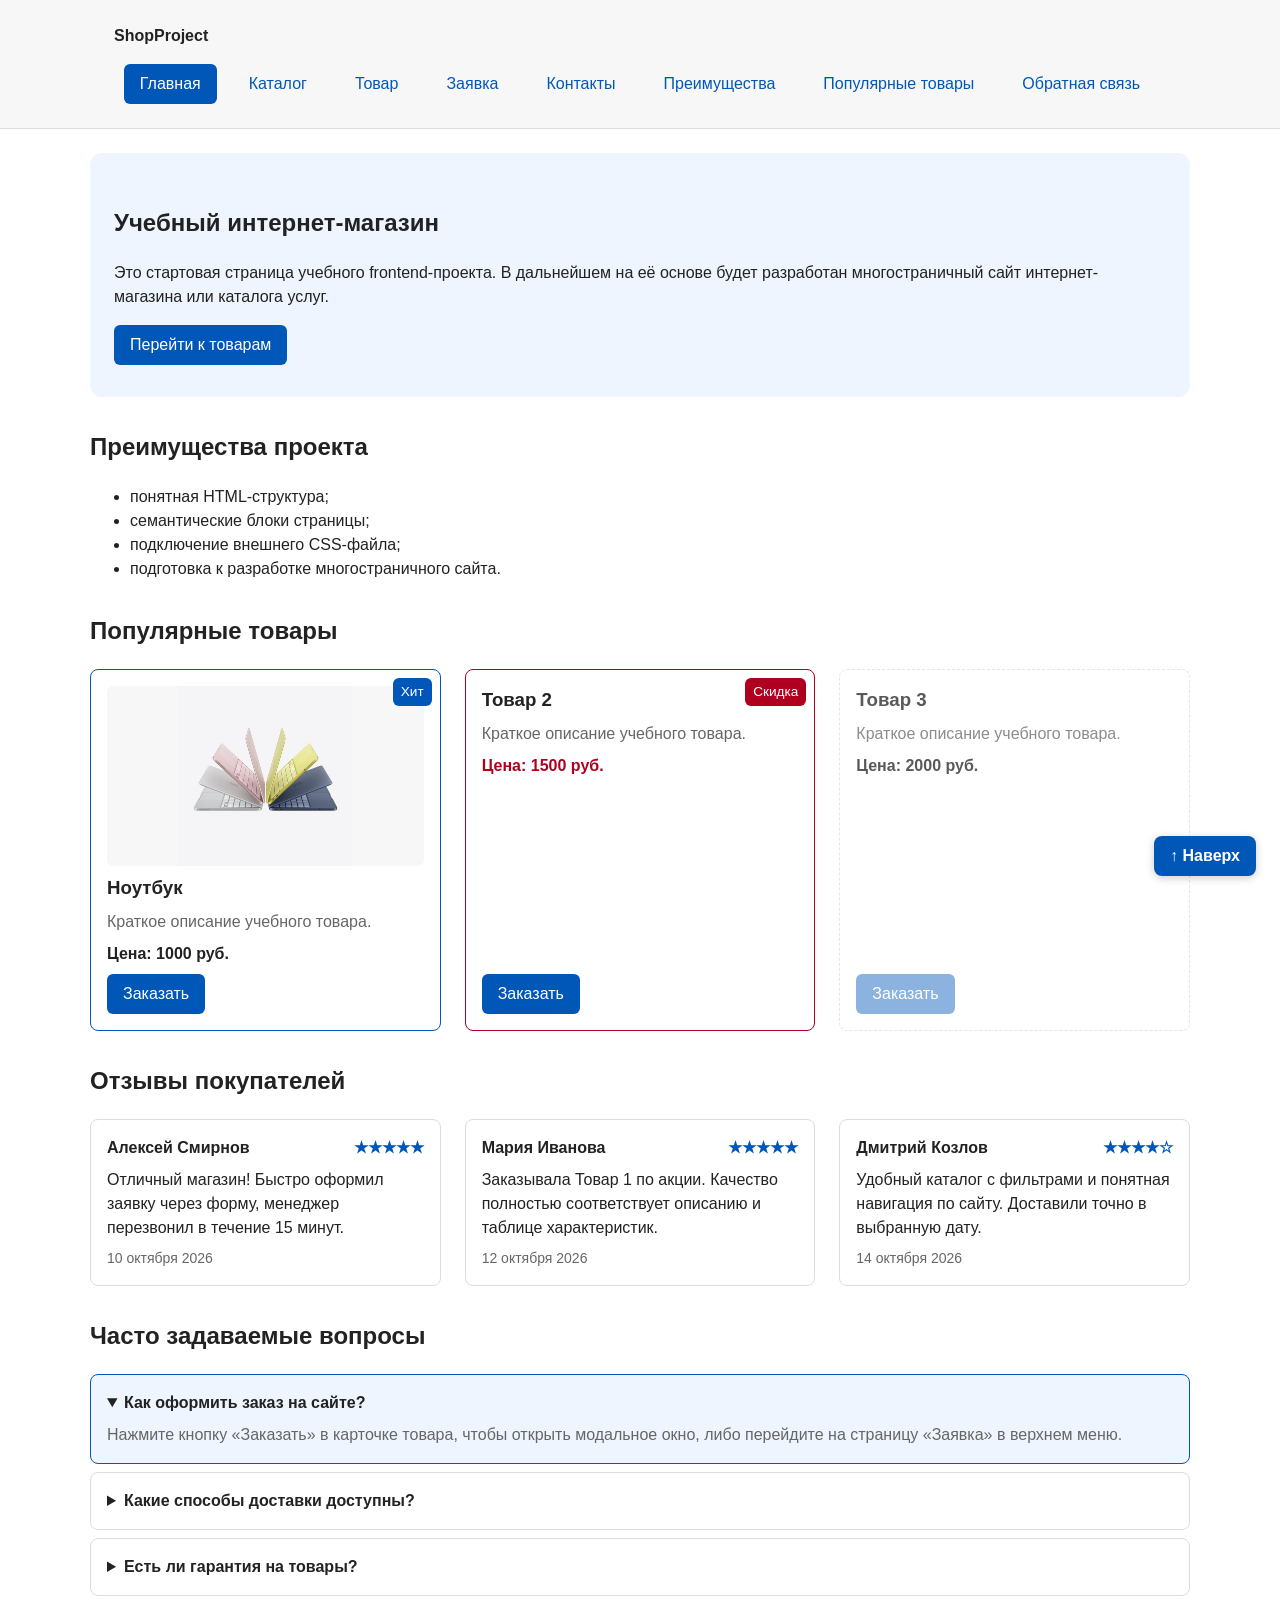
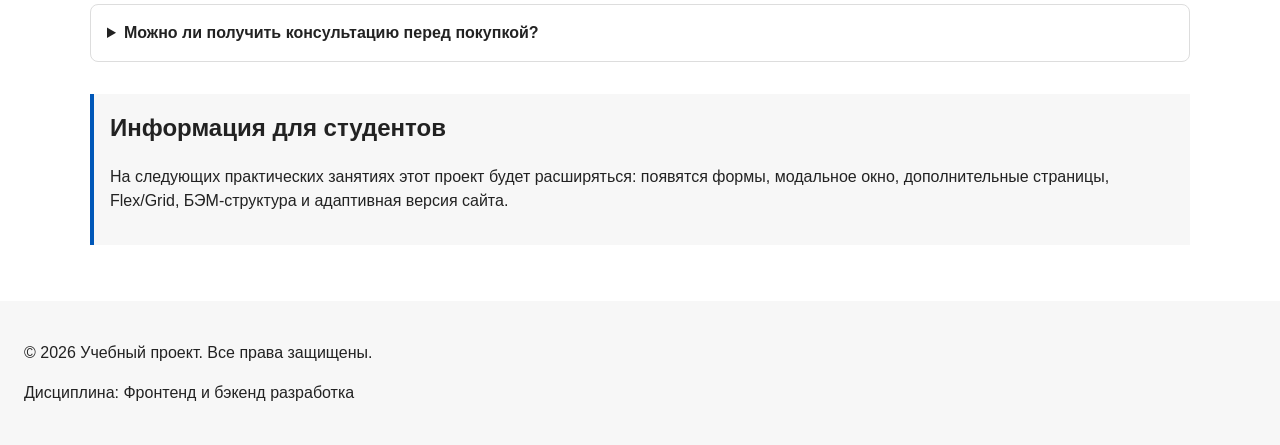
<file: index.html>
<!DOCTYPE html>
<html lang="ru">
<head>
  <meta charset="UTF-8">
  <meta name="viewport" content="width=device-width, initial-scale=1.0">
  <meta name="description" content="Главная страница учебного интернет-магазина.">
  <title>Учебный интернет-магазин</title>
  <link rel="stylesheet" href="css/style.css">
  <script src="js/main.js" defer></script>
</head>
<body>

  <header class="site-header">
    <div class="site-header__inner">
      <a class="site-header__logo" href="index.html">ShopProject</a>

      <nav class="site-nav" aria-label="Основная навигация">
        <ul class="site-nav__list">
          <li class="site-nav__item">
            <a class="site-nav__link site-nav__link--active" href="index.html">Главная</a>
          </li>
          <li class="site-nav__item">
            <a class="site-nav__link" href="catalog.html">Каталог</a>
          </li>
          <li class="site-nav__item">
            <a class="site-nav__link" href="product.html">Товар</a>
          </li>
          <li class="site-nav__item">
            <a class="site-nav__link" href="order.html">Заявка</a>
          </li>
          <li class="site-nav__item">
            <a class="site-nav__link" href="contacts.html">Контакты</a>
          </li>
          <li class="site-nav__item">
            <a class="site-nav__link" href="index.html#advantages">Преимущества</a>
          </li>
          <li class="site-nav__item">
            <a class="site-nav__link" href="index.html#popular">Популярные товары</a>
          </li>
          <li class="site-nav__item">
            <a class="site-nav__link" href="index.html#contacts">Обратная связь</a>
          </li>
        </ul>
      </nav>
    </div>
  </header>

  <main>
    <section class="hero">
      <h1 class="hero__title">Учебный интернет-магазин</h1>
      <p class="hero__description">
        Это стартовая страница учебного frontend-проекта.
        В дальнейшем на её основе будет разработан многостраничный сайт
        интернет-магазина или каталога услуг.
      </p>
      <a class="button button--primary" href="#popular">Перейти к товарам</a>
    </section>

    <section class="section" id="advantages">
      <h2 class="section__title">Преимущества проекта</h2>

      <ul class="advantages-list">
        <li class="advantages-list__item">понятная HTML-структура;</li>
        <li class="advantages-list__item">семантические блоки страницы;</li>
        <li class="advantages-list__item">подключение внешнего CSS-файла;</li>
        <li class="advantages-list__item">подготовка к разработке многостраничного сайта.</li>
      </ul>
    </section>

    <section class="section" id="popular">
      <h2 class="section__title">Популярные товары</h2>

      <div class="products-grid">
        <article class="product-card product-card--featured">
          <span class="product-card__badge">Хит</span>
          <img class="product-card__image" src="images/laptop.png" alt="Ноутбук">
          <h3 class="product-card__title">Ноутбук</h3>
          <p class="product-card__description">Краткое описание учебного товара.</p>
          <p class="product-card__price">Цена: 1000 руб.</p>
          <button class="button button--primary product-card__button" type="button" data-product="Ноутбук">
            Заказать
          </button>
        </article>

        <article class="product-card product-card--discount">
          <span class="product-card__badge product-card__badge--discount">Скидка</span>
          <h3 class="product-card__title">Товар 2</h3>
          <p class="product-card__description">Краткое описание учебного товара.</p>
          <p class="product-card__price">Цена: 1500 руб.</p>
          <button class="button button--primary product-card__button" type="button" data-product="Товар 2">
            Заказать
          </button>
        </article>

        <article class="product-card product-card--out-of-stock">
          <h3 class="product-card__title">Товар 3</h3>
          <p class="product-card__description">Краткое описание учебного товара.</p>
          <p class="product-card__price">Цена: 2000 руб.</p>
          <button class="button button--primary button--disabled product-card__button" type="button" data-product="Товар 3" disabled>
            Заказать
          </button>
        </article>
      </div>
    </section>

    <section class="section" id="reviews">
      <h2 class="section__title">Отзывы покупателей</h2>

      <div class="reviews">
        <article class="review-card">
          <div class="review-card__header">
            <h3 class="review-card__author">Алексей Смирнов</h3>
            <span class="review-card__rating" aria-label="Оценка 5 из 5">★★★★★</span>
          </div>
          <p class="review-card__text">
            Отличный магазин! Быстро оформил заявку через форму, менеджер перезвонил в течение 15 минут.
          </p>
          <time class="review-card__date" datetime="2026-10-10">10 октября 2026</time>
        </article>

        <article class="review-card">
          <div class="review-card__header">
            <h3 class="review-card__author">Мария Иванова</h3>
            <span class="review-card__rating" aria-label="Оценка 5 из 5">★★★★★</span>
          </div>
          <p class="review-card__text">
            Заказывала Товар 1 по акции. Качество полностью соответствует описанию и таблице характеристик.
          </p>
          <time class="review-card__date" datetime="2026-10-12">12 октября 2026</time>
        </article>

        <article class="review-card">
          <div class="review-card__header">
            <h3 class="review-card__author">Дмитрий Козлов</h3>
            <span class="review-card__rating" aria-label="Оценка 4 из 5">★★★★☆</span>
          </div>
          <p class="review-card__text">
            Удобный каталог с фильтрами и понятная навигация по сайту. Доставили точно в выбранную дату.
          </p>
          <time class="review-card__date" datetime="2026-10-14">14 октября 2026</time>
        </article>
      </div>
    </section>

    <section class="section" id="faq">
      <h2 class="section__title">Часто задаваемые вопросы</h2>

      <div class="faq">
        <details class="faq__item" open>
          <summary class="faq__question">Как оформить заказ на сайте?</summary>
          <p class="faq__answer">
            Нажмите кнопку «Заказать» в карточке товара, чтобы открыть модальное окно, либо перейдите на страницу «Заявка» в верхнем меню.
          </p>
        </details>

        <details class="faq__item">
          <summary class="faq__question">Какие способы доставки доступны?</summary>
          <p class="faq__answer">
            Доступна курьерская доставка по Москве и отправка в пункты выдачи заказов по всей России.
          </p>
        </details>

        <details class="faq__item">
          <summary class="faq__question">Есть ли гарантия на товары?</summary>
          <p class="faq__answer">
            Да, на все товары предоставляется официальная гарантия от 12 до 24 месяцев в зависимости от выбранного тарифа.
          </p>
        </details>

        <details class="faq__item">
          <summary class="faq__question">Можно ли получить консультацию перед покупкой?</summary>
          <p class="faq__answer">
            Да, в форме заявки выберите тему «Консультация», и специалист ответит на все вопросы.
          </p>
        </details>
      </div>
    </section>

    <aside class="aside-info">
      <h2 class="aside-info__title">Информация для студентов</h2>
      <p class="aside-info__text">
        На следующих практических занятиях этот проект будет расширяться:
        появятся формы, модальное окно, дополнительные страницы, Flex/Grid,
        БЭМ-структура и адаптивная версия сайта.
      </p>
    </aside>
  </main>

  <footer class="site-footer" id="contacts">
    <p class="site-footer__text">&copy; 2026 Учебный проект. Все права защищены.</p>
    <p class="site-footer__text">Дисциплина: Фронтенд и бэкенд разработка</p>
  </footer>

  <dialog class="order-dialog" id="order-dialog" aria-labelledby="order-dialog-title">
    <h2 class="order-dialog__title" id="order-dialog-title">Оформление заявки</h2>

    <form class="order-form" id="order-form" action="#" method="post" aria-describedby="order-form-note" novalidate>
      <p class="order-form__note" id="order-form-note">
        Поля, отмеченные <span class="order-form__required" aria-hidden="true">*</span>, обязательны для заполнения.
      </p>

      <input id="selected-product" name="selected-product" type="hidden">

      <fieldset class="order-form__fieldset">
        <legend class="order-form__legend">Контактные данные</legend>

        <div class="order-form__field">
          <label class="order-form__label" for="order-name">
            Имя <span class="order-form__required" aria-hidden="true">*</span>
          </label>
          <input
            class="order-form__input"
            id="order-name"
            name="name"
            type="text"
            placeholder="Введите ваше имя"
            minlength="2"
            autocomplete="given-name"
            aria-describedby="order-name-hint"
            required
          >
          <small class="order-form__hint" id="order-name-hint">Минимум 2 символа</small>
        </div>

        <div class="order-form__field">
          <label class="order-form__label" for="order-email">
            E-mail <span class="order-form__required" aria-hidden="true">*</span>
          </label>
          <input
            class="order-form__input"
            id="order-email"
            name="email"
            type="email"
            placeholder="example@mail.ru"
            autocomplete="email"
            required
          >
        </div>

        <div class="order-form__field">
          <label class="order-form__label" for="order-phone">
            Телефон <span class="order-form__required" aria-hidden="true">*</span>
          </label>
          <input
            class="order-form__input"
            id="order-phone"
            name="phone"
            type="tel"
            inputmode="tel"
            placeholder="+7 (900) 000-00-00"
            pattern="^\+7 \(\d{3}\) \d{3}-\d{2}-\d{2}$"
            aria-describedby="order-phone-hint"
            required
          >
          <small class="order-form__hint" id="order-phone-hint">Формат: +7 (900) 000-00-00</small>
        </div>
      </fieldset>

      <fieldset class="order-form__fieldset">
        <legend class="order-form__legend">Детали заявки</legend>

        <div class="order-form__field">
          <label class="order-form__label" for="order-date">Дата связи</label>
          <input
            class="order-form__input"
            id="order-date"
            name="date"
            type="date"
          >
        </div>

        <div class="order-form__field">
          <label class="order-form__label" for="order-topic">
            Тема заявки <span class="order-form__required" aria-hidden="true">*</span>
          </label>
          <select class="order-form__select" id="order-topic" name="topic" required>
            <option value="">Выберите тему</option>
            <option value="product">Заказ товара</option>
            <option value="consultation">Консультация</option>
            <option value="delivery">Доставка</option>
          </select>
        </div>

        <div class="order-form__field">
          <label class="order-form__label" for="order-comment">Комментарий</label>
          <textarea
            class="order-form__textarea"
            id="order-comment"
            name="comment"
            rows="4"
            placeholder="Укажите дополнительную информацию"
          ></textarea>
        </div>
      </fieldset>

      <div class="order-form__field order-form__field--checkbox">
        <label class="order-form__checkbox-label">
          <input
            class="order-form__checkbox"
            id="order-agreement"
            name="agreement"
            type="checkbox"
            required
          >
          Я согласен на обработку данных <span class="order-form__required" aria-hidden="true">*</span>
        </label>
      </div>

      <div class="order-form__actions">
        <button class="button button--secondary" type="button" id="close-order-dialog">Закрыть</button>
        <button class="button button--primary" type="submit">Отправить заявку</button>
      </div>
    </form>
  </dialog>

  <p class="success-message" id="success-message" role="status" aria-live="polite" hidden>
    Форма успешно отправлена!
  </p>

  <a class="scroll-top" href="#">↑ Наверх</a>

</body>
</html>
</file>
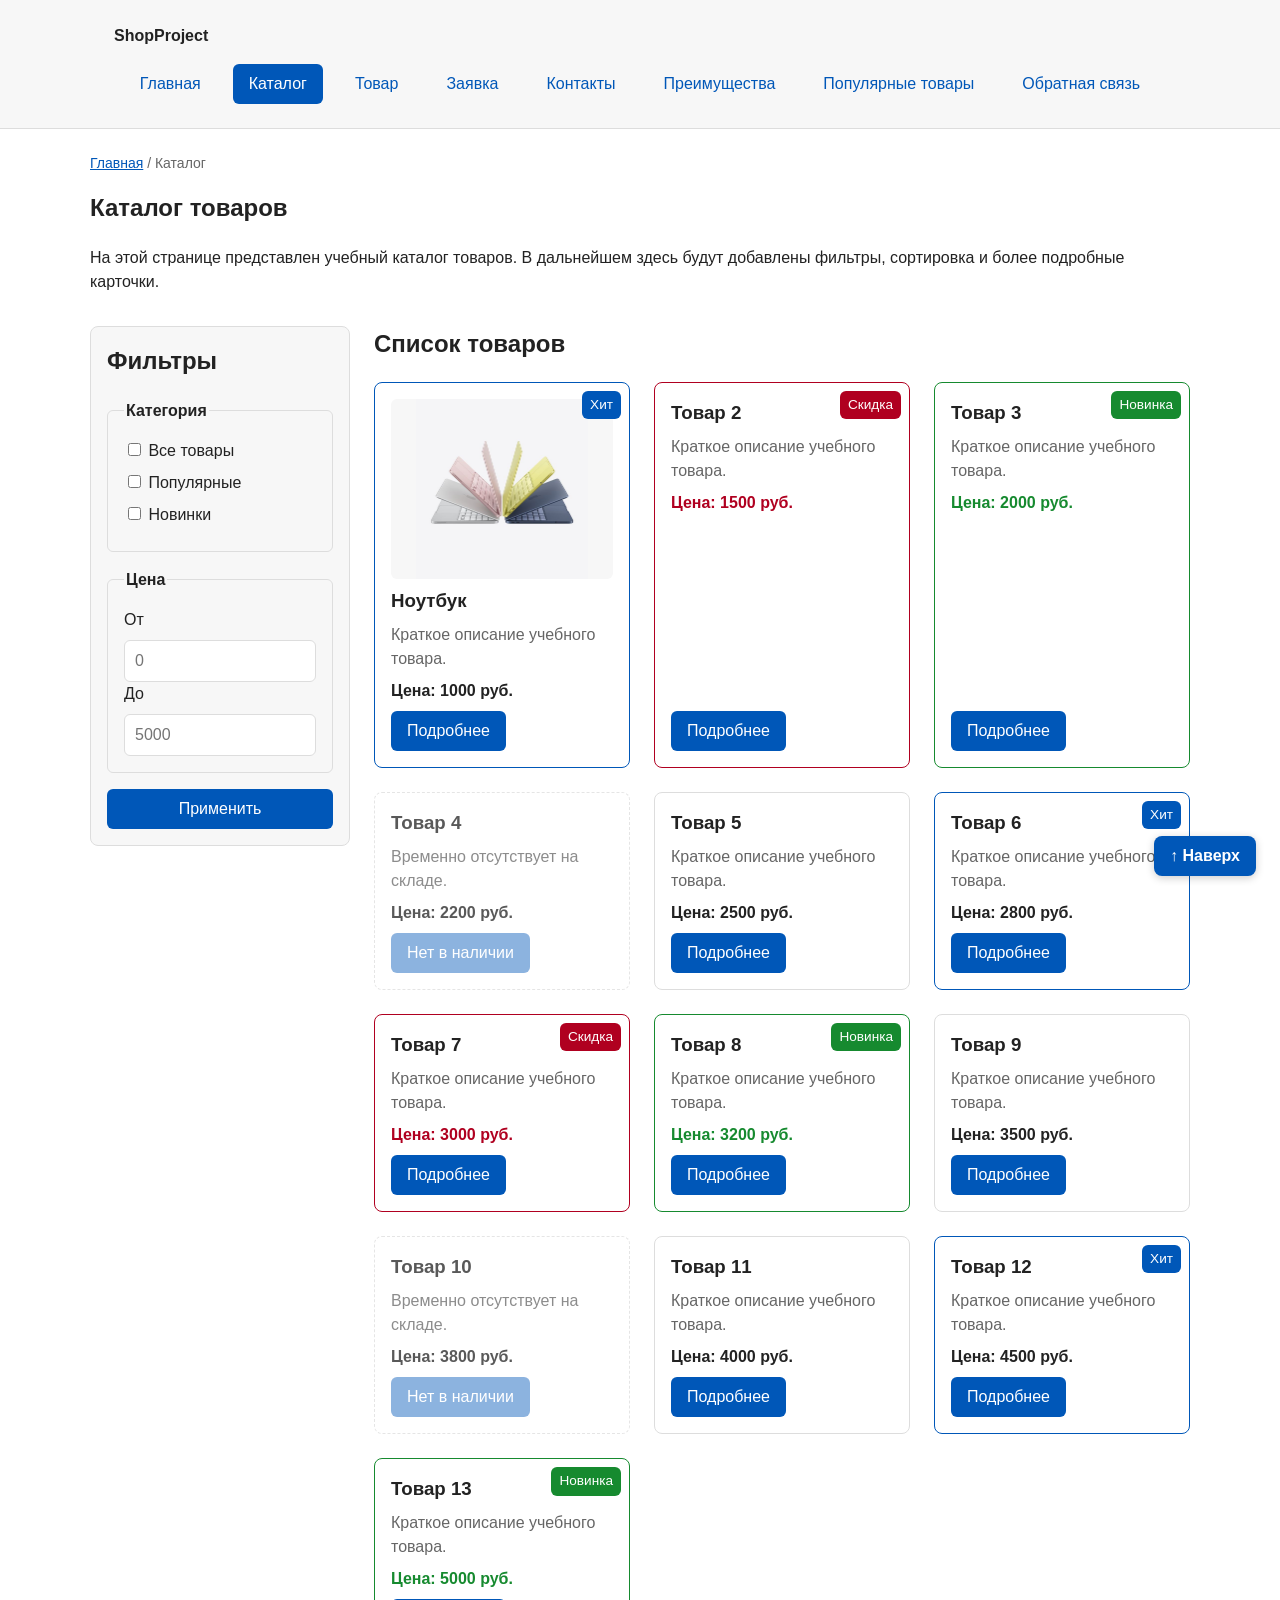
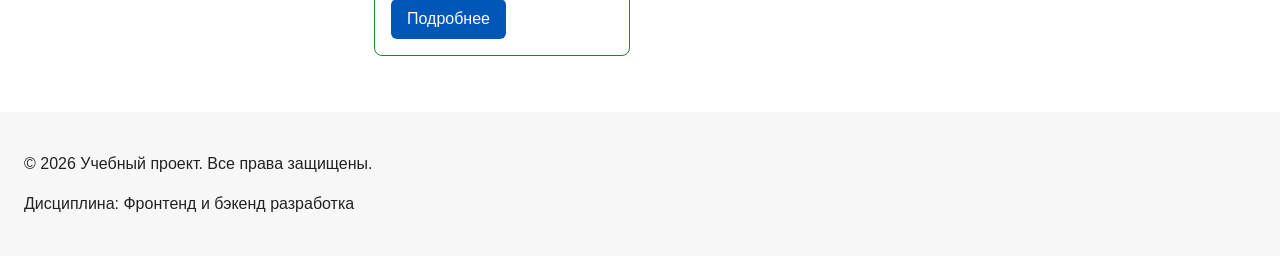
<file: catalog.html>
<!DOCTYPE html>
<html lang="ru">
<head>
  <meta charset="UTF-8">
  <meta name="viewport" content="width=device-width, initial-scale=1.0">
  <meta name="description" content="Каталог товаров учебного интернет-магазина.">
  <title>Каталог товаров — Учебный интернет-магазин</title>
  <link rel="stylesheet" href="css/style.css">
</head>
<body>
  <header class="site-header">
    <div class="site-header__inner">
      <a class="site-header__logo" href="index.html">ShopProject</a>

      <nav class="site-nav" aria-label="Основная навигация">
        <ul class="site-nav__list">
          <li class="site-nav__item">
            <a class="site-nav__link" href="index.html">Главная</a>
          </li>
          <li class="site-nav__item">
            <a class="site-nav__link site-nav__link--active" href="catalog.html">Каталог</a>
          </li>
          <li class="site-nav__item">
            <a class="site-nav__link" href="product.html">Товар</a>
          </li>
          <li class="site-nav__item">
            <a class="site-nav__link" href="order.html">Заявка</a>
          </li>
          <li class="site-nav__item">
            <a class="site-nav__link" href="contacts.html">Контакты</a>
          </li>
          <li class="site-nav__item">
            <a class="site-nav__link" href="index.html#advantages">Преимущества</a>
          </li>
          <li class="site-nav__item">
            <a class="site-nav__link" href="index.html#popular">Популярные товары</a>
          </li>
          <li class="site-nav__item">
            <a class="site-nav__link" href="index.html#contacts">Обратная связь</a>
          </li>
        </ul>
      </nav>
    </div>
  </header>

  <main>
    <nav class="breadcrumbs" aria-label="Хлебные крошки">
      <a class="breadcrumbs__link" href="index.html">Главная</a>
      <span class="breadcrumbs__current">Каталог</span>
    </nav>

    <section class="section">
      <h1 class="section__title">Каталог товаров</h1>
      <p class="section__description">
        На этой странице представлен учебный каталог товаров.
        В дальнейшем здесь будут добавлены фильтры, сортировка и более
        подробные карточки.
      </p>
    </section>

    <section class="catalog-layout">
      <aside class="catalog-filters">
        <h2 class="catalog-filters__title">Фильтры</h2>

        <form class="filters-form" action="#" method="get">
          <fieldset class="filters-form__fieldset">
            <legend class="filters-form__legend">Категория</legend>

            <label class="filters-form__label">
              <input type="checkbox" name="category" value="all">
              Все товары
            </label>

            <label class="filters-form__label">
              <input type="checkbox" name="category" value="popular">
              Популярные
            </label>

            <label class="filters-form__label">
              <input type="checkbox" name="category" value="new">
              Новинки
            </label>
          </fieldset>

          <fieldset class="filters-form__fieldset">
            <legend class="filters-form__legend">Цена</legend>

            <label class="filters-form__label" for="price-from">От</label>
            <input class="filters-form__input" id="price-from" name="price-from" type="number" min="0" placeholder="0">

            <label class="filters-form__label" for="price-to">До</label>
            <input class="filters-form__input" id="price-to" name="price-to" type="number" min="0" placeholder="5000">
          </fieldset>

          <button class="button button--primary" type="submit">Применить</button>
        </form>
      </aside>

      <section class="catalog-products">
        <h2 class="catalog-products__title">Список товаров</h2>

        <div class="products-grid">
          <article class="product-card product-card--featured">
            <span class="product-card__badge">Хит</span>
            <img class="product-card__image" src="images/laptop.png" alt="Ноутбук">
            <h3 class="product-card__title">Ноутбук</h3>
            <p class="product-card__description">Краткое описание учебного товара.</p>
            <p class="product-card__price">Цена: 1000 руб.</p>
            <a class="button button--primary product-card__button" href="product.html">Подробнее</a>
          </article>

          <article class="product-card product-card--discount">
            <span class="product-card__badge product-card__badge--discount">Скидка</span>
            <h3 class="product-card__title">Товар 2</h3>
            <p class="product-card__description">Краткое описание учебного товара.</p>
            <p class="product-card__price">Цена: 1500 руб.</p>
            <a class="button button--primary product-card__button" href="product.html">Подробнее</a>
          </article>

          <article class="product-card product-card--new">
            <span class="product-card__badge product-card__badge--new">Новинка</span>
            <h3 class="product-card__title">Товар 3</h3>
            <p class="product-card__description">Краткое описание учебного товара.</p>
            <p class="product-card__price">Цена: 2000 руб.</p>
            <a class="button button--primary product-card__button" href="product.html">Подробнее</a>
          </article>

          <article class="product-card product-card--out-of-stock">
            <h3 class="product-card__title">Товар 4</h3>
            <p class="product-card__description">Временно отсутствует на складе.</p>
            <p class="product-card__price">Цена: 2200 руб.</p>
            <button class="button button--primary button--disabled product-card__button" type="button" disabled>Нет в наличии</button>
          </article>

          <article class="product-card">
            <h3 class="product-card__title">Товар 5</h3>
            <p class="product-card__description">Краткое описание учебного товара.</p>
            <p class="product-card__price">Цена: 2500 руб.</p>
            <a class="button button--primary product-card__button" href="product.html">Подробнее</a>
          </article>

          <article class="product-card product-card--featured">
            <span class="product-card__badge">Хит</span>
            <h3 class="product-card__title">Товар 6</h3>
            <p class="product-card__description">Краткое описание учебного товара.</p>
            <p class="product-card__price">Цена: 2800 руб.</p>
            <a class="button button--primary product-card__button" href="product.html">Подробнее</a>
          </article>

          <article class="product-card product-card--discount">
            <span class="product-card__badge product-card__badge--discount">Скидка</span>
            <h3 class="product-card__title">Товар 7</h3>
            <p class="product-card__description">Краткое описание учебного товара.</p>
            <p class="product-card__price">Цена: 3000 руб.</p>
            <a class="button button--primary product-card__button" href="product.html">Подробнее</a>
          </article>

          <article class="product-card product-card--new">
            <span class="product-card__badge product-card__badge--new">Новинка</span>
            <h3 class="product-card__title">Товар 8</h3>
            <p class="product-card__description">Краткое описание учебного товара.</p>
            <p class="product-card__price">Цена: 3200 руб.</p>
            <a class="button button--primary product-card__button" href="product.html">Подробнее</a>
          </article>

          <article class="product-card">
            <h3 class="product-card__title">Товар 9</h3>
            <p class="product-card__description">Краткое описание учебного товара.</p>
            <p class="product-card__price">Цена: 3500 руб.</p>
            <a class="button button--primary product-card__button" href="product.html">Подробнее</a>
          </article>

          <article class="product-card product-card--out-of-stock">
            <h3 class="product-card__title">Товар 10</h3>
            <p class="product-card__description">Временно отсутствует на складе.</p>
            <p class="product-card__price">Цена: 3800 руб.</p>
            <button class="button button--primary button--disabled product-card__button" type="button" disabled>Нет в наличии</button>
          </article>

          <article class="product-card">
            <h3 class="product-card__title">Товар 11</h3>
            <p class="product-card__description">Краткое описание учебного товара.</p>
            <p class="product-card__price">Цена: 4000 руб.</p>
            <a class="button button--primary product-card__button" href="product.html">Подробнее</a>
          </article>

          <article class="product-card product-card--featured">
            <span class="product-card__badge">Хит</span>
            <h3 class="product-card__title">Товар 12</h3>
            <p class="product-card__description">Краткое описание учебного товара.</p>
            <p class="product-card__price">Цена: 4500 руб.</p>
            <a class="button button--primary product-card__button" href="product.html">Подробнее</a>
          </article>

          <article class="product-card product-card--new">
            <span class="product-card__badge product-card__badge--new">Новинка</span>
            <h3 class="product-card__title">Товар 13</h3>
            <p class="product-card__description">Краткое описание учебного товара.</p>
            <p class="product-card__price">Цена: 5000 руб.</p>
            <a class="button button--primary product-card__button" href="product.html">Подробнее</a>
          </article>
        </div>
      </section>
    </section>
  </main>

  <footer class="site-footer">
    <p class="site-footer__text">&copy; 2026 Учебный проект. Все права защищены.</p>
    <p class="site-footer__text">Дисциплина: Фронтенд и бэкенд разработка</p>
  </footer>

  <a class="scroll-top" href="#">↑ Наверх</a>
</body>
</html>
</file>
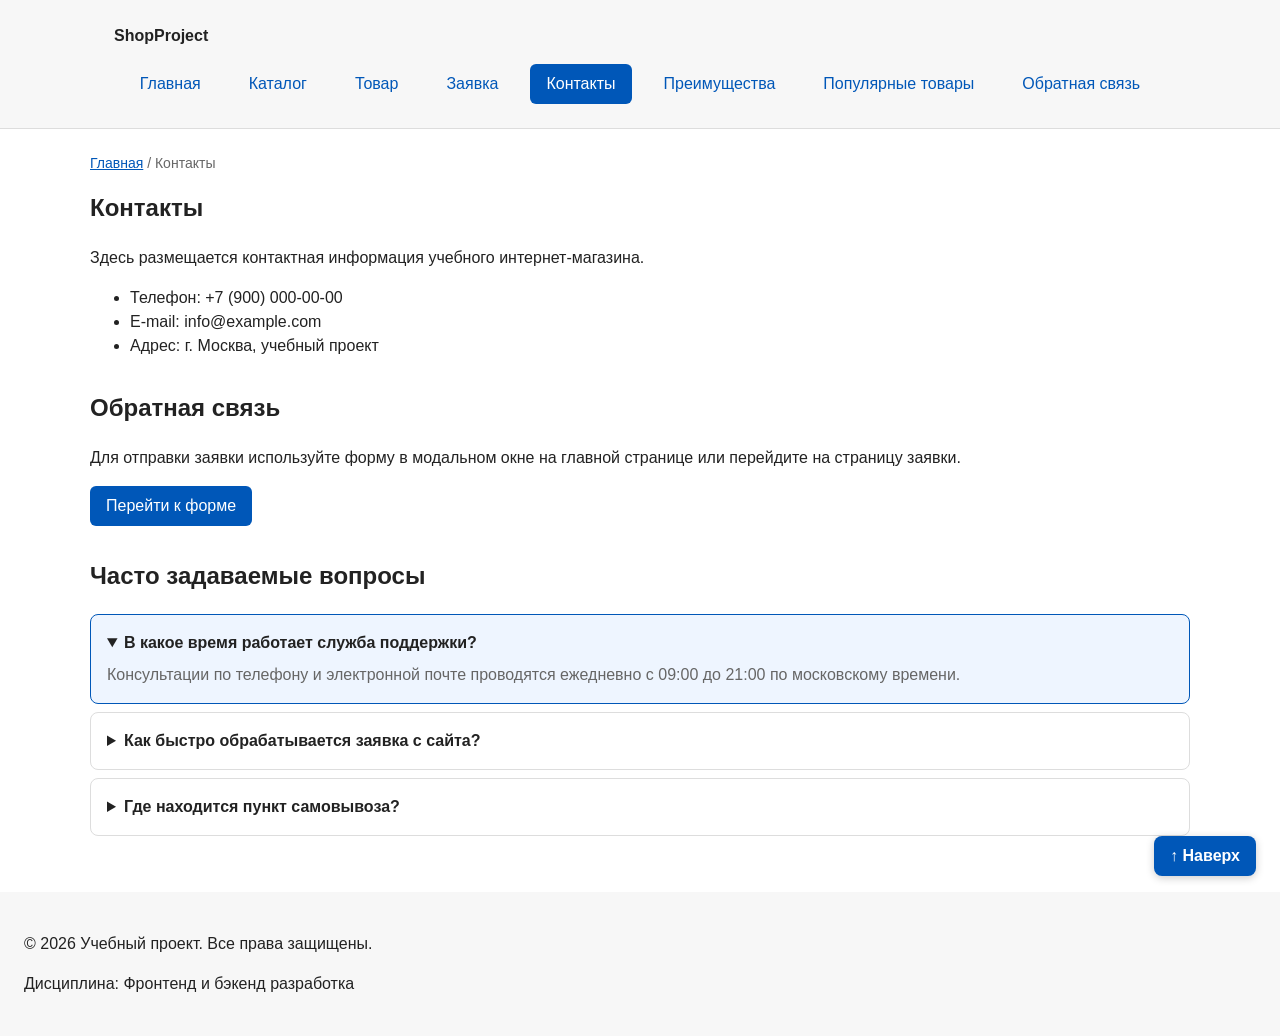
<file: contacts.html>
<!DOCTYPE html>
<html lang="ru">
<head>
  <meta charset="UTF-8">
  <meta name="viewport" content="width=device-width, initial-scale=1.0">
  <meta name="description" content="Контактная информация учебного интернет-магазина.">
  <title>Контакты — Учебный интернет-магазин</title>
  <link rel="stylesheet" href="css/style.css">
</head>
<body>
  <header class="site-header">
    <div class="site-header__inner">
      <a class="site-header__logo" href="index.html">ShopProject</a>

      <nav class="site-nav" aria-label="Основная навигация">
        <ul class="site-nav__list">
          <li class="site-nav__item">
            <a class="site-nav__link" href="index.html">Главная</a>
          </li>
          <li class="site-nav__item">
            <a class="site-nav__link" href="catalog.html">Каталог</a>
          </li>
          <li class="site-nav__item">
            <a class="site-nav__link" href="product.html">Товар</a>
          </li>
          <li class="site-nav__item">
            <a class="site-nav__link" href="order.html">Заявка</a>
          </li>
          <li class="site-nav__item">
            <a class="site-nav__link site-nav__link--active" href="contacts.html">Контакты</a>
          </li>
          <li class="site-nav__item">
            <a class="site-nav__link" href="index.html#advantages">Преимущества</a>
          </li>
          <li class="site-nav__item">
            <a class="site-nav__link" href="index.html#popular">Популярные товары</a>
          </li>
          <li class="site-nav__item">
            <a class="site-nav__link" href="index.html#contacts">Обратная связь</a>
          </li>
        </ul>
      </nav>
    </div>
  </header>

  <main>
    <nav class="breadcrumbs" aria-label="Хлебные крошки">
      <a class="breadcrumbs__link" href="index.html">Главная</a>
      <span class="breadcrumbs__current">Контакты</span>
    </nav>

    <section class="section">
      <h1 class="section__title">Контакты</h1>
      <p class="section__description">
        Здесь размещается контактная информация учебного интернет-магазина.
      </p>

      <ul class="contacts-list">
        <li class="contacts-list__item">Телефон: +7 (900) 000-00-00</li>
        <li class="contacts-list__item">E-mail: info@example.com</li>
        <li class="contacts-list__item">Адрес: г. Москва, учебный проект</li>
      </ul>
    </section>

    <section class="section" id="feedback">
      <h2 class="section__title">Обратная связь</h2>
      <p class="section__description">
        Для отправки заявки используйте форму в модальном окне на главной странице или перейдите на страницу заявки.
      </p>
      <a class="button button--primary" href="order.html">Перейти к форме</a>
    </section>

    <section class="section" id="faq">
      <h2 class="section__title">Часто задаваемые вопросы</h2>

      <div class="faq">
        <details class="faq__item" open>
          <summary class="faq__question">В какое время работает служба поддержки?</summary>
          <p class="faq__answer">
            Консультации по телефону и электронной почте проводятся ежедневно с 09:00 до 21:00 по московскому времени.
          </p>
        </details>

        <details class="faq__item">
          <summary class="faq__question">Как быстро обрабатывается заявка с сайта?</summary>
          <p class="faq__answer">
            Среднее время ответа менеджера составляет 15–30 минут в рабочее время.
          </p>
        </details>

        <details class="faq__item">
          <summary class="faq__question">Где находится пункт самовывоза?</summary>
          <p class="faq__answer">
            Пункт выдачи расположен по адресу: г. Москва, учебный проект (рядом с главным корпусом).
          </p>
        </details>
      </div>
    </section>
  </main>

  <footer class="site-footer">
    <p class="site-footer__text">&copy; 2026 Учебный проект. Все права защищены.</p>
    <p class="site-footer__text">Дисциплина: Фронтенд и бэкенд разработка</p>
  </footer>

  <a class="scroll-top" href="#">↑ Наверх</a>
</body>
</html>
</file>
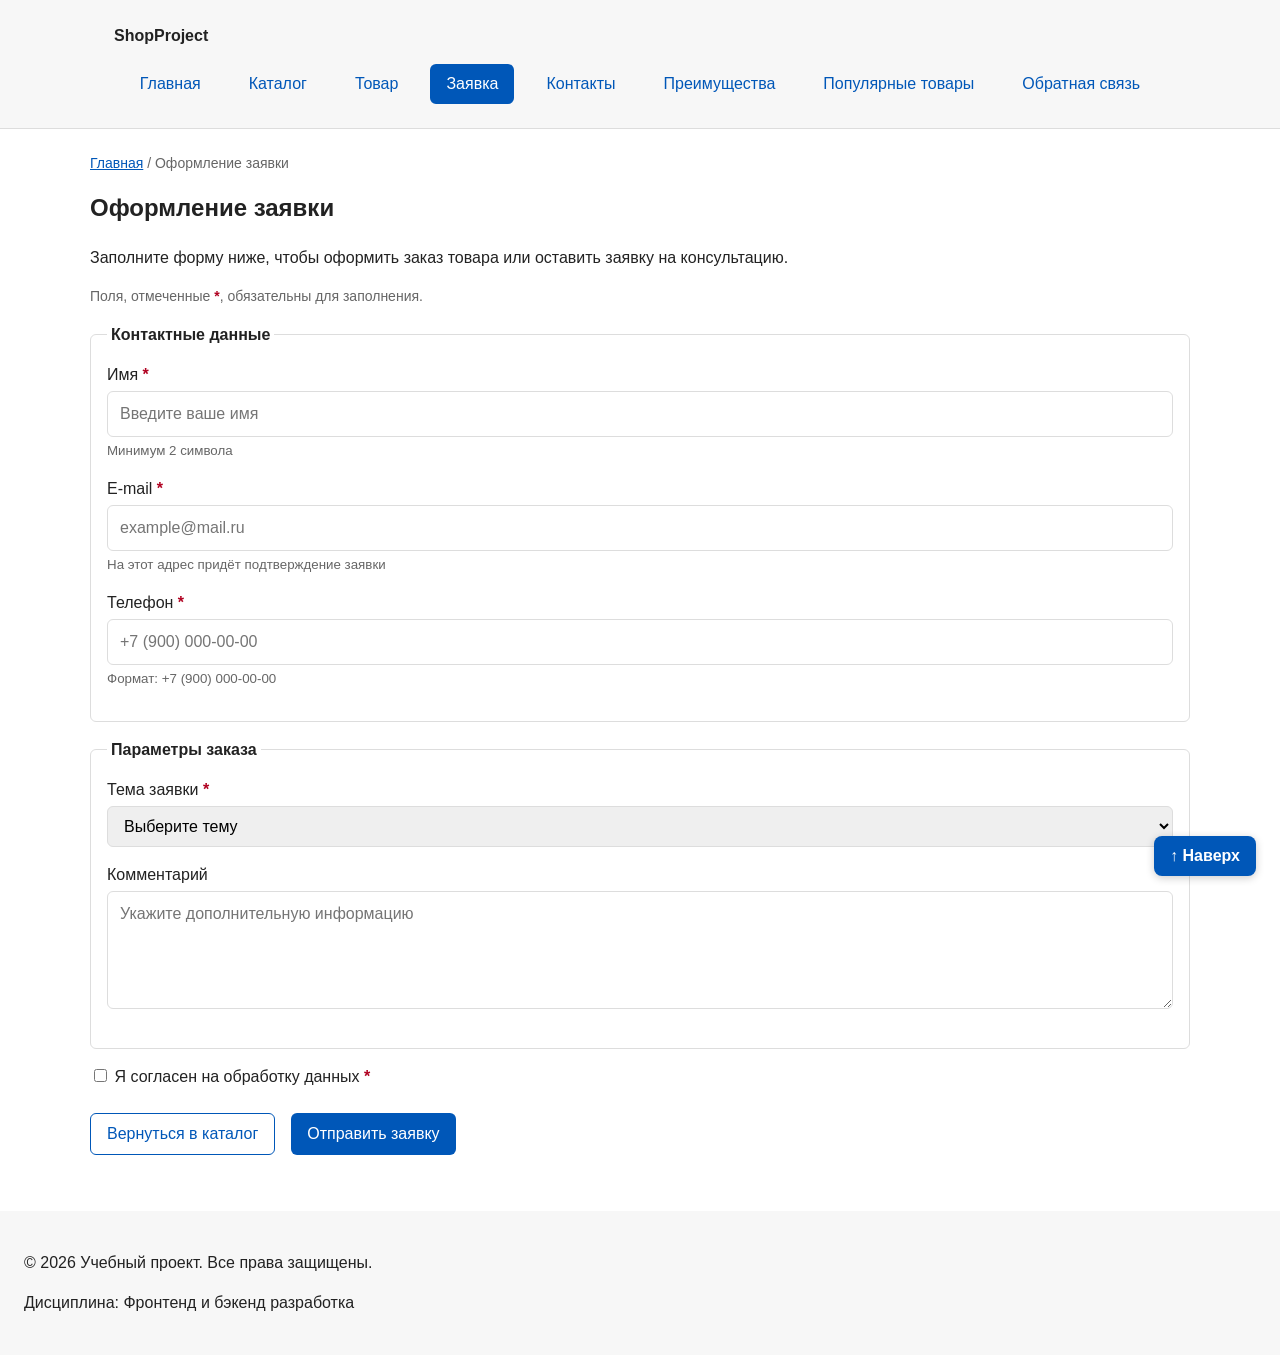
<file: order.html>
<!DOCTYPE html>
<html lang="ru">
<head>
  <meta charset="UTF-8">
  <meta name="viewport" content="width=device-width, initial-scale=1.0">
  <meta name="description" content="Форма оформления заявки в учебном интернет-магазине.">
  <title>Оформление заявки — Учебный интернет-магазин</title>
  <link rel="stylesheet" href="css/style.css">
</head>
<body>
  <header class="site-header">
    <div class="site-header__inner">
      <a class="site-header__logo" href="index.html">ShopProject</a>

      <nav class="site-nav" aria-label="Основная навигация">
        <ul class="site-nav__list">
          <li class="site-nav__item">
            <a class="site-nav__link" href="index.html">Главная</a>
          </li>
          <li class="site-nav__item">
            <a class="site-nav__link" href="catalog.html">Каталог</a>
          </li>
          <li class="site-nav__item">
            <a class="site-nav__link" href="product.html">Товар</a>
          </li>
          <li class="site-nav__item">
            <a class="site-nav__link site-nav__link--active" href="order.html">Заявка</a>
          </li>
          <li class="site-nav__item">
            <a class="site-nav__link" href="contacts.html">Контакты</a>
          </li>
          <li class="site-nav__item">
            <a class="site-nav__link" href="index.html#advantages">Преимущества</a>
          </li>
          <li class="site-nav__item">
            <a class="site-nav__link" href="index.html#popular">Популярные товары</a>
          </li>
          <li class="site-nav__item">
            <a class="site-nav__link" href="index.html#contacts">Обратная связь</a>
          </li>
        </ul>
      </nav>
    </div>
  </header>

  <main>
    <nav class="breadcrumbs" aria-label="Хлебные крошки">
      <a class="breadcrumbs__link" href="index.html">Главная</a>
      <span class="breadcrumbs__current">Оформление заявки</span>
    </nav>

    <section class="section">
      <h1 class="section__title">Оформление заявки</h1>
      <p class="section__description">
        Заполните форму ниже, чтобы оформить заказ товара или оставить заявку на консультацию.
      </p>

      <form class="order-form" action="#" method="post" aria-describedby="page-order-note">
        <p class="order-form__note" id="page-order-note">
          Поля, отмеченные <span class="order-form__required" aria-hidden="true">*</span>, обязательны для заполнения.
        </p>

        <fieldset class="order-form__fieldset">
          <legend class="order-form__legend">Контактные данные</legend>

          <div class="order-form__field">
            <label class="order-form__label" for="page-order-name">
              Имя <span class="order-form__required" aria-hidden="true">*</span>
            </label>
            <input
              class="order-form__input"
              id="page-order-name"
              name="name"
              type="text"
              placeholder="Введите ваше имя"
              minlength="2"
              autocomplete="given-name"
              aria-describedby="page-order-name-hint"
              required
            >
            <small class="order-form__hint" id="page-order-name-hint">Минимум 2 символа</small>
          </div>

          <div class="order-form__field">
            <label class="order-form__label" for="page-order-email">
              E-mail <span class="order-form__required" aria-hidden="true">*</span>
            </label>
            <input
              class="order-form__input"
              id="page-order-email"
              name="email"
              type="email"
              placeholder="example@mail.ru"
              autocomplete="email"
              aria-describedby="page-order-email-hint"
              required
            >
            <small class="order-form__hint" id="page-order-email-hint">На этот адрес придёт подтверждение заявки</small>
          </div>

          <div class="order-form__field">
            <label class="order-form__label" for="page-order-phone">
              Телефон <span class="order-form__required" aria-hidden="true">*</span>
            </label>
            <input
              class="order-form__input"
              id="page-order-phone"
              name="phone"
              type="tel"
              inputmode="tel"
              placeholder="+7 (900) 000-00-00"
              pattern="^\+7 \(\d{3}\) \d{3}-\d{2}-\d{2}$"
              aria-describedby="page-order-phone-hint"
              required
            >
            <small class="order-form__hint" id="page-order-phone-hint">Формат: +7 (900) 000-00-00</small>
          </div>
        </fieldset>

        <fieldset class="order-form__fieldset">
          <legend class="order-form__legend">Параметры заказа</legend>

          <div class="order-form__field">
            <label class="order-form__label" for="page-order-topic">
              Тема заявки <span class="order-form__required" aria-hidden="true">*</span>
            </label>
            <select class="order-form__select" id="page-order-topic" name="topic" required>
              <option value="">Выберите тему</option>
              <option value="product1">Заказ: Товар 1</option>
              <option value="product2">Заказ: Товар 2</option>
              <option value="product3">Заказ: Товар 3</option>
              <option value="consultation">Консультация</option>
            </select>
          </div>

          <div class="order-form__field">
            <label class="order-form__label" for="page-order-comment">Комментарий</label>
            <textarea
              class="order-form__textarea"
              id="page-order-comment"
              name="comment"
              rows="4"
              placeholder="Укажите дополнительную информацию"
            ></textarea>
          </div>
        </fieldset>

        <div class="order-form__field order-form__field--checkbox">
          <label class="order-form__checkbox-label">
            <input
              class="order-form__checkbox"
              id="page-order-agreement"
              name="agreement"
              type="checkbox"
              required
            >
            Я согласен на обработку данных <span class="order-form__required" aria-hidden="true">*</span>
          </label>
        </div>

        <div class="order-form__actions">
          <a class="button button--secondary" href="catalog.html">Вернуться в каталог</a>
          <button class="button button--primary" type="submit">Отправить заявку</button>
        </div>
      </form>
    </section>
  </main>

  <footer class="site-footer">
    <p class="site-footer__text">&copy; 2026 Учебный проект. Все права защищены.</p>
    <p class="site-footer__text">Дисциплина: Фронтенд и бэкенд разработка</p>
  </footer>

  <a class="scroll-top" href="#">↑ Наверх</a>
</body>
</html>
</file>
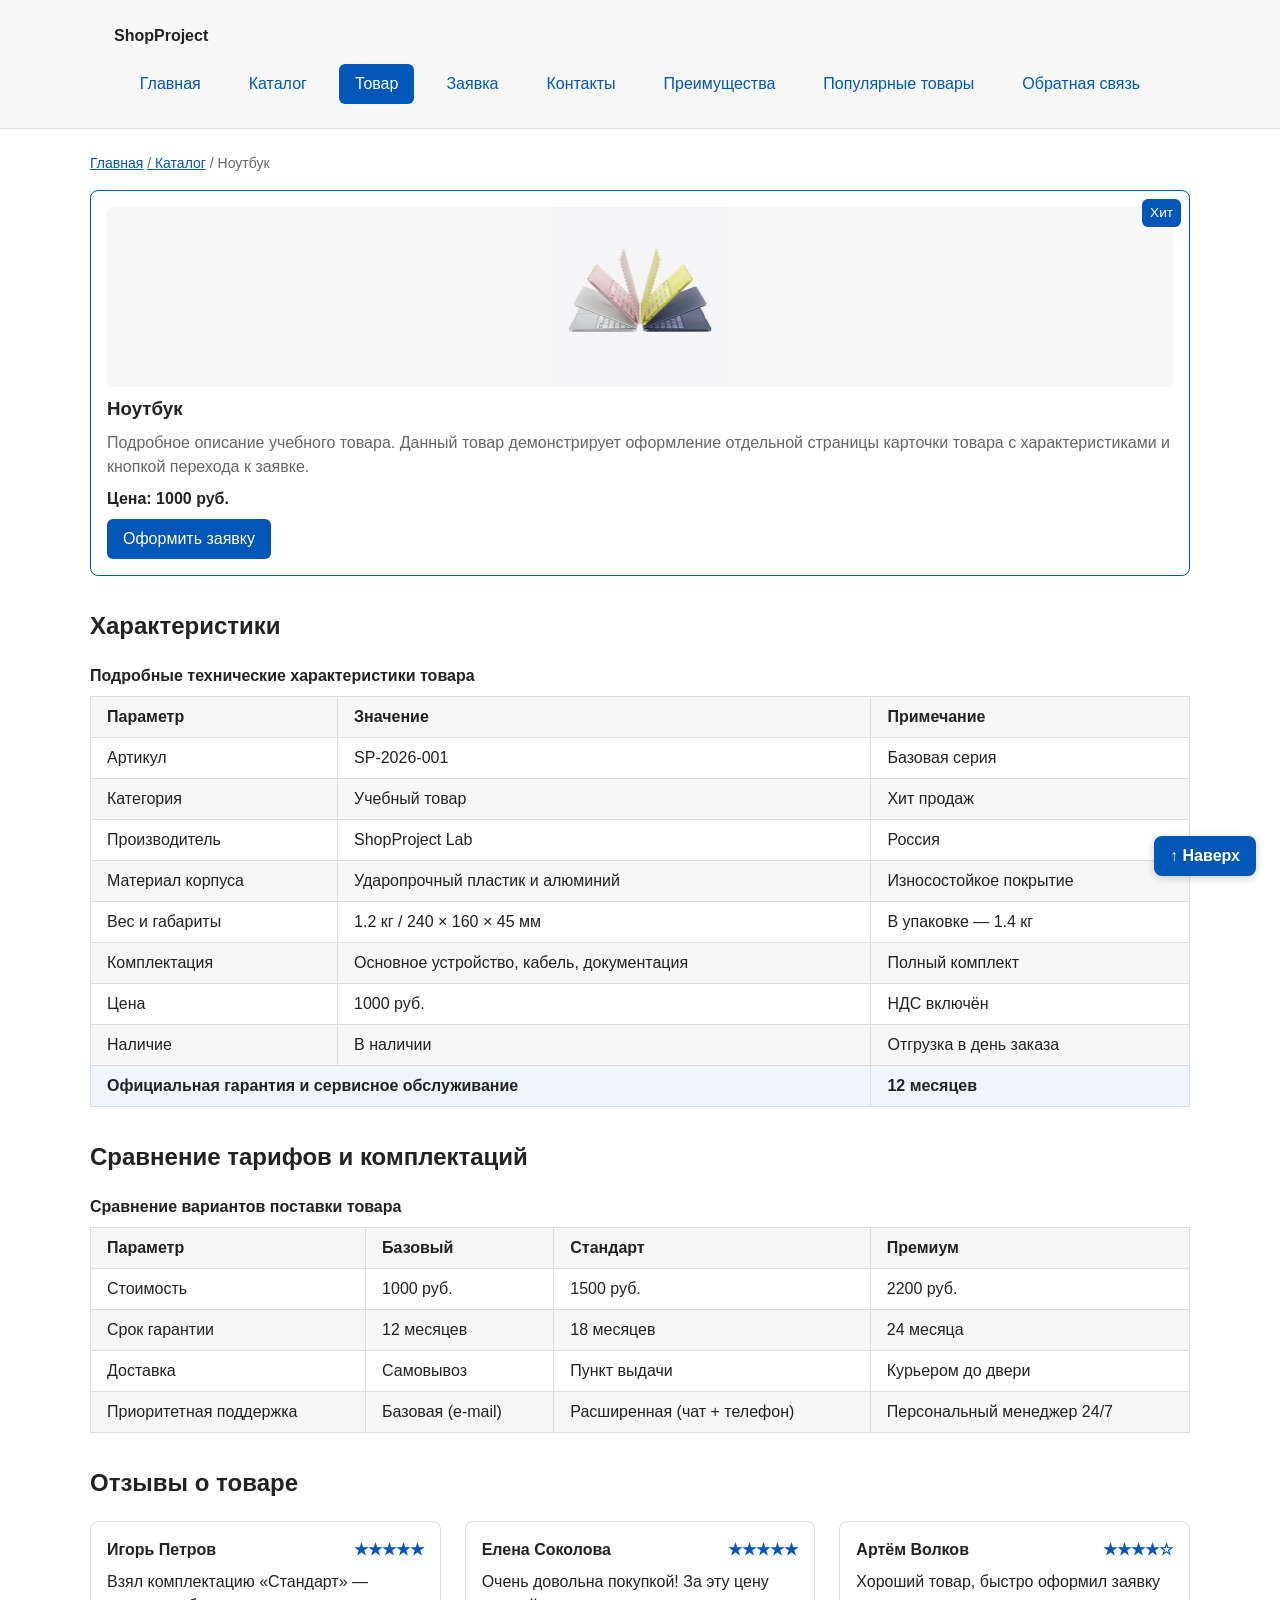
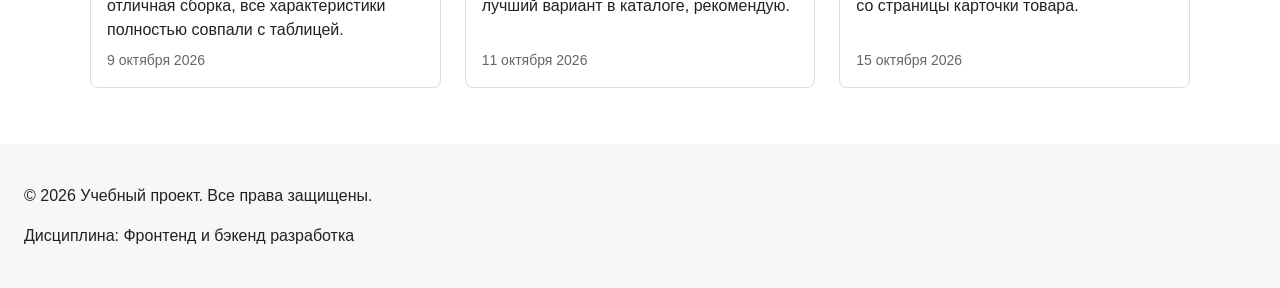
<file: product.html>
<!DOCTYPE html>
<html lang="ru">
<head>
  <meta charset="UTF-8">
  <meta name="viewport" content="width=device-width, initial-scale=1.0">
  <meta name="description" content="Подробная карточка товара учебного интернет-магазина.">
  <title>Карточка товара — Учебный интернет-магазин</title>
  <link rel="stylesheet" href="css/style.css">
</head>
<body>
  <header class="site-header">
    <div class="site-header__inner">
      <a class="site-header__logo" href="index.html">ShopProject</a>

      <nav class="site-nav" aria-label="Основная навигация">
        <ul class="site-nav__list">
          <li class="site-nav__item">
            <a class="site-nav__link" href="index.html">Главная</a>
          </li>
          <li class="site-nav__item">
            <a class="site-nav__link" href="catalog.html">Каталог</a>
          </li>
          <li class="site-nav__item">
            <a class="site-nav__link site-nav__link--active" href="product.html">Товар</a>
          </li>
          <li class="site-nav__item">
            <a class="site-nav__link" href="order.html">Заявка</a>
          </li>
          <li class="site-nav__item">
            <a class="site-nav__link" href="contacts.html">Контакты</a>
          </li>
          <li class="site-nav__item">
            <a class="site-nav__link" href="index.html#advantages">Преимущества</a>
          </li>
          <li class="site-nav__item">
            <a class="site-nav__link" href="index.html#popular">Популярные товары</a>
          </li>
          <li class="site-nav__item">
            <a class="site-nav__link" href="index.html#contacts">Обратная связь</a>
          </li>
        </ul>
      </nav>
    </div>
  </header>

  <main>
    <nav class="breadcrumbs" aria-label="Хлебные крошки">
      <a class="breadcrumbs__link" href="index.html">Главная</a>
      <a class="breadcrumbs__link breadcrumbs__current" href="catalog.html">Каталог</a>
      <span class="breadcrumbs__current">Ноутбук</span>
    </nav>

    <section class="section">
      <article class="product-card product-card--featured">
        <span class="product-card__badge">Хит</span>
        <img class="product-card__image" src="images/laptop.png" alt="Ноутбук">
        <h1 class="product-card__title">Ноутбук</h1>
        <p class="product-card__description">
          Подробное описание учебного товара. Данный товар демонстрирует
          оформление отдельной страницы карточки товара с характеристиками и кнопкой перехода к заявке.
        </p>
        <p class="product-card__price">Цена: 1000 руб.</p>
        <a class="button button--primary product-card__button" href="order.html">
          Оформить заявку
        </a>
      </article>
    </section>

    <section class="section">
      <h2 class="section__title">Характеристики</h2>

      <table class="product-table">
        <caption>Подробные технические характеристики товара</caption>
        <thead>
          <tr>
            <th scope="col">Параметр</th>
            <th scope="col">Значение</th>
            <th scope="col">Примечание</th>
          </tr>
        </thead>
        <tbody>
          <tr>
            <td>Артикул</td>
            <td>SP-2026-001</td>
            <td>Базовая серия</td>
          </tr>
          <tr>
            <td>Категория</td>
            <td>Учебный товар</td>
            <td>Хит продаж</td>
          </tr>
          <tr>
            <td>Производитель</td>
            <td>ShopProject Lab</td>
            <td>Россия</td>
          </tr>
          <tr>
            <td>Материал корпуса</td>
            <td>Ударопрочный пластик и алюминий</td>
            <td>Износостойкое покрытие</td>
          </tr>
          <tr>
            <td>Вес и габариты</td>
            <td>1.2 кг / 240 × 160 × 45 мм</td>
            <td>В упаковке — 1.4 кг</td>
          </tr>
          <tr>
            <td>Комплектация</td>
            <td>Основное устройство, кабель, документация</td>
            <td>Полный комплект</td>
          </tr>
          <tr>
            <td>Цена</td>
            <td>1000 руб.</td>
            <td>НДС включён</td>
          </tr>
          <tr>
            <td>Наличие</td>
            <td>В наличии</td>
            <td>Отгрузка в день заказа</td>
          </tr>
        </tbody>
        <tfoot>
          <tr>
            <td colspan="2">Официальная гарантия и сервисное обслуживание</td>
            <td>12 месяцев</td>
          </tr>
        </tfoot>
      </table>
    </section>

    <section class="section">
      <h2 class="section__title">Сравнение тарифов и комплектаций</h2>

      <table class="product-table product-table--comparison">
        <caption>Сравнение вариантов поставки товара</caption>
        <thead>
          <tr>
            <th scope="col">Параметр</th>
            <th scope="col">Базовый</th>
            <th scope="col">Стандарт</th>
            <th scope="col">Премиум</th>
          </tr>
        </thead>
        <tbody>
          <tr>
            <td>Стоимость</td>
            <td>1000 руб.</td>
            <td>1500 руб.</td>
            <td>2200 руб.</td>
          </tr>
          <tr>
            <td>Срок гарантии</td>
            <td>12 месяцев</td>
            <td>18 месяцев</td>
            <td>24 месяца</td>
          </tr>
          <tr>
            <td>Доставка</td>
            <td>Самовывоз</td>
            <td>Пункт выдачи</td>
            <td>Курьером до двери</td>
          </tr>
          <tr>
            <td>Приоритетная поддержка</td>
            <td>Базовая (e-mail)</td>
            <td>Расширенная (чат + телефон)</td>
            <td>Персональный менеджер 24/7</td>
          </tr>
        </tbody>
      </table>
    </section>

    <section class="section" id="product-reviews">
      <h2 class="section__title">Отзывы о товаре</h2>

      <div class="reviews">
        <article class="review-card">
          <div class="review-card__header">
            <h3 class="review-card__author">Игорь Петров</h3>
            <span class="review-card__rating" aria-label="Оценка 5 из 5">★★★★★</span>
          </div>
          <p class="review-card__text">
            Взял комплектацию «Стандарт» — отличная сборка, все характеристики полностью совпали с таблицей.
          </p>
          <time class="review-card__date" datetime="2026-10-09">9 октября 2026</time>
        </article>

        <article class="review-card">
          <div class="review-card__header">
            <h3 class="review-card__author">Елена Соколова</h3>
            <span class="review-card__rating" aria-label="Оценка 5 из 5">★★★★★</span>
          </div>
          <p class="review-card__text">
            Очень довольна покупкой! За эту цену лучший вариант в каталоге, рекомендую.
          </p>
          <time class="review-card__date" datetime="2026-10-11">11 октября 2026</time>
        </article>

        <article class="review-card">
          <div class="review-card__header">
            <h3 class="review-card__author">Артём Волков</h3>
            <span class="review-card__rating" aria-label="Оценка 4 из 5">★★★★☆</span>
          </div>
          <p class="review-card__text">
            Хороший товар, быстро оформил заявку со страницы карточки товара.
          </p>
          <time class="review-card__date" datetime="2026-10-15">15 октября 2026</time>
        </article>
      </div>
    </section>
  </main>

  <footer class="site-footer">
    <p class="site-footer__text">&copy; 2026 Учебный проект. Все права защищены.</p>
    <p class="site-footer__text">Дисциплина: Фронтенд и бэкенд разработка</p>
  </footer>

  <a class="scroll-top" href="#">↑ Наверх</a>
</body>
</html>
</file>
<file: css/style.css>
/* ===============================
   1. Переменные проекта
   =============================== */

:root {
  /* Основные цвета проекта */
  --color-bg: #ffffff;
  --color-text: #222222;
  --color-muted: #666666;
  --color-primary: #0057b8;
  --color-primary-dark: #003f86;
  --color-border: #dddddd;
  --color-surface: #f7f7f7;
  --color-surface-accent: #eef5ff;
  --color-danger: #b00020;
  --color-success: #168a2f;
  --color-success-bg: #eefaf0;
  --color-white: #ffffff;

  /* Отступы */
  --space-xs: 4px;
  --space-sm: 8px;
  --space-md: 16px;
  --space-lg: 24px;
  --space-xl: 32px;

  /* Скругления */
  --radius-sm: 6px;
  --radius-md: 8px;
  --radius-lg: 12px;

  /* Размеры */
  --container-width: 1100px;
}

/* ===============================
   2. Базовые стили
   =============================== */

* {
  box-sizing: border-box;
}

body {
  margin: 0;
  font-family: Arial, sans-serif;
  line-height: 1.5;
  color: var(--color-text);
  background-color: var(--color-bg);
}

main {
  padding: var(--space-lg);
}

html {
  scroll-behavior: smooth;
}

:target {
  outline: 2px dashed var(--color-primary);
  outline-offset: 4px;
}

/* ===============================
   3. Шапка, навигация и подвал
   =============================== */

.site-header {
  position: sticky;
  top: 0;
  z-index: 90;
  background-color: var(--color-surface);
  border-bottom: 1px solid var(--color-border);
}

.site-header__inner {
  max-width: var(--container-width);
  margin: 0 auto;
  padding: var(--space-lg);
}

.site-header__logo {
  font-weight: 700;
  color: var(--color-text);
  text-decoration: none;
}

.site-nav__list {
  display: flex;
  flex-wrap: wrap;
  justify-content: center;
  align-items: center;
  gap: var(--space-md);
  padding: 0;
  margin: var(--space-md) 0 0;
  list-style: none;
}

.site-nav__link {
  display: inline-block;
  padding: var(--space-sm) var(--space-md);
  color: var(--color-primary);
  text-decoration: none;
  border-radius: var(--radius-sm);
}

.site-nav__link:hover {
  color: var(--color-white);
  background-color: var(--color-primary);
}

.site-nav__link:focus-visible {
  outline: 2px solid var(--color-primary);
  outline-offset: 3px;
}

.site-nav__link--active {
  color: var(--color-white);
  background-color: var(--color-primary);
}

.site-footer {
  padding: var(--space-lg);
  background-color: var(--color-surface);
}

/* ===============================
   4. Общие элементы интерфейса
   =============================== */

a {
  color: var(--color-primary);
}

a:hover {
  color: var(--color-primary-dark);
}

a:focus-visible {
  outline: 2px solid var(--color-primary);
  outline-offset: 3px;
}

.button {
  display: inline-block;
  padding: var(--space-sm) var(--space-md);
  color: var(--color-white);
  background-color: var(--color-primary);
  border: none;
  border-radius: var(--radius-sm);
  font: inherit;
  text-decoration: none;
  cursor: pointer;
}

.button:hover {
  background-color: var(--color-primary-dark);
}

.button--primary {
  color: var(--color-white);
  background-color: var(--color-primary);
}

.button--primary:hover {
  background-color: var(--color-primary-dark);
}

.button--secondary {
  color: var(--color-primary);
  background-color: transparent;
  border: 1px solid var(--color-primary);
}

.button--secondary:hover {
  color: var(--color-white);
  background-color: var(--color-primary);
}

.button:focus-visible {
  outline: 2px solid var(--color-primary);
  outline-offset: 3px;
}

.button:disabled,
.button--disabled {
  opacity: 0.6;
  cursor: not-allowed;
}

.breadcrumbs {
  max-width: var(--container-width);
  margin: 0 auto var(--space-md);
  font-size: 14px;
  color: var(--color-muted);
}

.breadcrumbs__link {
  color: var(--color-primary);
}

.breadcrumbs__current::before {
  content: " / ";
  color: var(--color-muted);
}

/* ===============================
   5. Компоненты страницы
   =============================== */

.hero {
  max-width: var(--container-width);
  margin: 0 auto var(--space-xl);
  padding: var(--space-xl) var(--space-lg);
  background-color: var(--color-surface-accent);
  border-radius: var(--radius-lg);
}

.section {
  max-width: var(--container-width);
  margin: 0 auto var(--space-xl);
}

.section__title {
  margin-top: 0;
}

.products-grid {
  display: grid;
  grid-template-columns: repeat(3, 1fr);
  gap: var(--space-lg);
}

.product-card {
  position: relative;
  display: flex;
  flex-direction: column;
  gap: var(--space-sm);
  padding: var(--space-md);
  border: 1px solid var(--color-border);
  border-radius: var(--radius-md);
  background-color: var(--color-bg);
}

.product-card:hover {
  border-color: var(--color-primary);
}

.product-card--featured {
  border-color: var(--color-primary);
}

.product-card--discount {
  border-color: var(--color-danger);
}

.product-card--new {
  border-color: var(--color-success);
}

.product-card--out-of-stock {
  border-style: dashed;
  opacity: 0.75;
}

.product-card__image {
  width: 100%;
  height: 180px;
  object-fit: contain;
  border-radius: var(--radius-sm);
  background-color: var(--color-surface);
}

.product-card__title {
  margin: 0;
  color: var(--color-text);
}

.product-card__description {
  margin: 0;
  color: var(--color-muted);
}

.product-card__price {
  margin: 0;
  font-weight: 700;
}

.product-card--discount .product-card__price {
  color: var(--color-danger);
}

.product-card--new .product-card__price {
  color: var(--color-success);
}

.product-card__button {
  margin-top: auto;
  align-self: flex-start;
}

.product-card__badge {
  position: absolute;
  top: var(--space-sm);
  right: var(--space-sm);
  padding: var(--space-xs) var(--space-sm);
  background-color: var(--color-primary);
  color: var(--color-white);
  border-radius: var(--radius-sm);
  font-size: 0.85em;
}

.product-card__badge--discount {
  background-color: var(--color-danger);
}

.product-card__badge--new {
  background-color: var(--color-success);
}

.aside-info {
  max-width: var(--container-width);
  margin: 0 auto var(--space-xl);
  padding: var(--space-md);
  border-left: 4px solid var(--color-primary);
  background-color: var(--color-surface);
}

.aside-info__title {
  margin-top: 0;
}

.catalog-layout {
  max-width: var(--container-width);
  margin: 0 auto var(--space-xl);
  display: grid;
  grid-template-columns: 260px 1fr;
  grid-template-areas: "filters products";
  gap: var(--space-lg);
}

.catalog-filters {
  grid-area: filters;
  position: sticky;
  top: 120px;
  align-self: start;
  padding: var(--space-md);
  border: 1px solid var(--color-border);
  border-radius: var(--radius-md);
  background-color: var(--color-surface);
}

.catalog-filters__title,
.catalog-products__title {
  margin-top: 0;
}

.catalog-products {
  grid-area: products;
}

.filters-form {
  display: grid;
  gap: var(--space-md);
}

.filters-form__fieldset {
  margin: 0;
  padding: var(--space-md);
  border: 1px solid var(--color-border);
  border-radius: var(--radius-sm);
}

.filters-form__legend {
  font-weight: 700;
}

.filters-form__label {
  display: block;
  margin-bottom: var(--space-sm);
}

.filters-form__input {
  width: 100%;
  padding: 8px 10px;
  border: 1px solid var(--color-border);
  border-radius: var(--radius-sm);
  font: inherit;
}

.product-table {
  width: 100%;
  border-collapse: collapse;
  background-color: var(--color-bg);
}

.product-table caption {
  margin-bottom: var(--space-sm);
  font-weight: 700;
  text-align: left;
}

.product-table th,
.product-table td {
  padding: var(--space-sm) var(--space-md);
  border: 1px solid var(--color-border);
  text-align: left;
}

.product-table th {
  background-color: var(--color-surface);
}

.product-table tbody tr:nth-child(even) {
  background-color: var(--color-surface);
}

.product-table tbody tr:hover {
  background-color: var(--color-surface-accent);
}

.product-table tfoot td {
  font-weight: 700;
  background-color: var(--color-surface-accent);
}

.reviews {
  display: grid;
  grid-template-columns: repeat(3, 1fr);
  gap: var(--space-lg);
}

.review-card {
  display: flex;
  flex-direction: column;
  gap: var(--space-sm);
  padding: var(--space-md);
  border: 1px solid var(--color-border);
  border-radius: var(--radius-md);
  background-color: var(--color-bg);
}

.review-card:hover {
  border-color: var(--color-primary);
}

.review-card__header {
  display: flex;
  justify-content: space-between;
  align-items: center;
  gap: var(--space-sm);
}

.review-card__author {
  margin: 0;
  font-size: 16px;
}

.review-card__rating {
  color: var(--color-primary);
  font-weight: 700;
}

.review-card__text {
  margin: 0;
  color: var(--color-text);
}

.review-card__date {
  margin-top: auto;
  font-size: 14px;
  color: var(--color-muted);
}

.faq {
  display: grid;
  gap: var(--space-sm);
}

.faq__item {
  padding: var(--space-md);
  border: 1px solid var(--color-border);
  border-radius: var(--radius-md);
  background-color: var(--color-bg);
}

.faq__item[open] {
  border-color: var(--color-primary);
  background-color: var(--color-surface-accent);
}

.faq__question {
  font-weight: 700;
  cursor: pointer;
}

.faq__question:focus-visible {
  outline: 2px solid var(--color-primary);
  outline-offset: 3px;
}

.faq__answer {
  margin: var(--space-sm) 0 0;
  color: var(--color-muted);
}

/* ===============================
   6. Форма и модальное окно
   =============================== */

.order-dialog {
  width: min(100% - 32px, 560px);
  padding: var(--space-lg);
  border: none;
  border-radius: var(--radius-lg);
}

.order-dialog::backdrop {
  background-color: rgba(0, 0, 0, 0.5);
}

.order-dialog__title {
  margin-top: 0;
}

.order-form__note {
  margin: 0 0 var(--space-md);
  font-size: 14px;
  color: var(--color-muted);
}

.order-form__fieldset {
  margin: 0 0 var(--space-md);
  padding: var(--space-md);
  border: 1px solid var(--color-border);
  border-radius: var(--radius-sm);
}

.order-form__legend {
  padding: 0 var(--space-xs);
  font-weight: 700;
}

.order-form__required {
  color: var(--color-danger);
  font-weight: 700;
}

.order-form__field {
  margin-bottom: var(--space-md);
}

.order-form__label {
  display: block;
  margin-bottom: var(--space-xs);
}

.order-form__input,
.order-form__select,
.order-form__textarea {
  width: 100%;
  padding: 10px 12px;
  border: 1px solid var(--color-border);
  border-radius: var(--radius-sm);
  font: inherit;
}

.order-form__checkbox {
  width: auto;
}

.order-form__hint {
  display: block;
  margin-top: var(--space-xs);
  color: var(--color-muted);
}

.order-form__input:hover,
.order-form__select:hover,
.order-form__textarea:hover {
  border-color: var(--color-primary);
}

.order-form__input:focus-visible,
.order-form__select:focus-visible,
.order-form__textarea:focus-visible {
  outline: 2px solid var(--color-primary);
  outline-offset: 3px;
}

[aria-invalid="true"] {
  border-color: var(--color-danger);
}

.order-form__actions {
  display: flex;
  gap: var(--space-md);
  margin-top: var(--space-lg);
}

.success-message {
  max-width: var(--container-width);
  margin: var(--space-lg) auto;
  padding: var(--space-md);
  border-left: 4px solid var(--color-success);
  background-color: var(--color-success-bg);
}

/* ===============================
   7. Кнопка «Наверх» (fixed)
   =============================== */

.scroll-top {
  position: fixed;
  bottom: var(--space-lg);
  right: var(--space-lg);
  z-index: 100;
  padding: var(--space-sm) var(--space-md);
  background-color: var(--color-primary);
  color: var(--color-white);
  font-weight: 700;
  border: none;
  border-radius: var(--radius-md);
  box-shadow: 0 2px 8px rgba(0, 0, 0, 0.2);
  cursor: pointer;
  text-decoration: none;
}

.scroll-top:hover {
  color: var(--color-white);
  background-color: var(--color-primary-dark);
}
</file>
